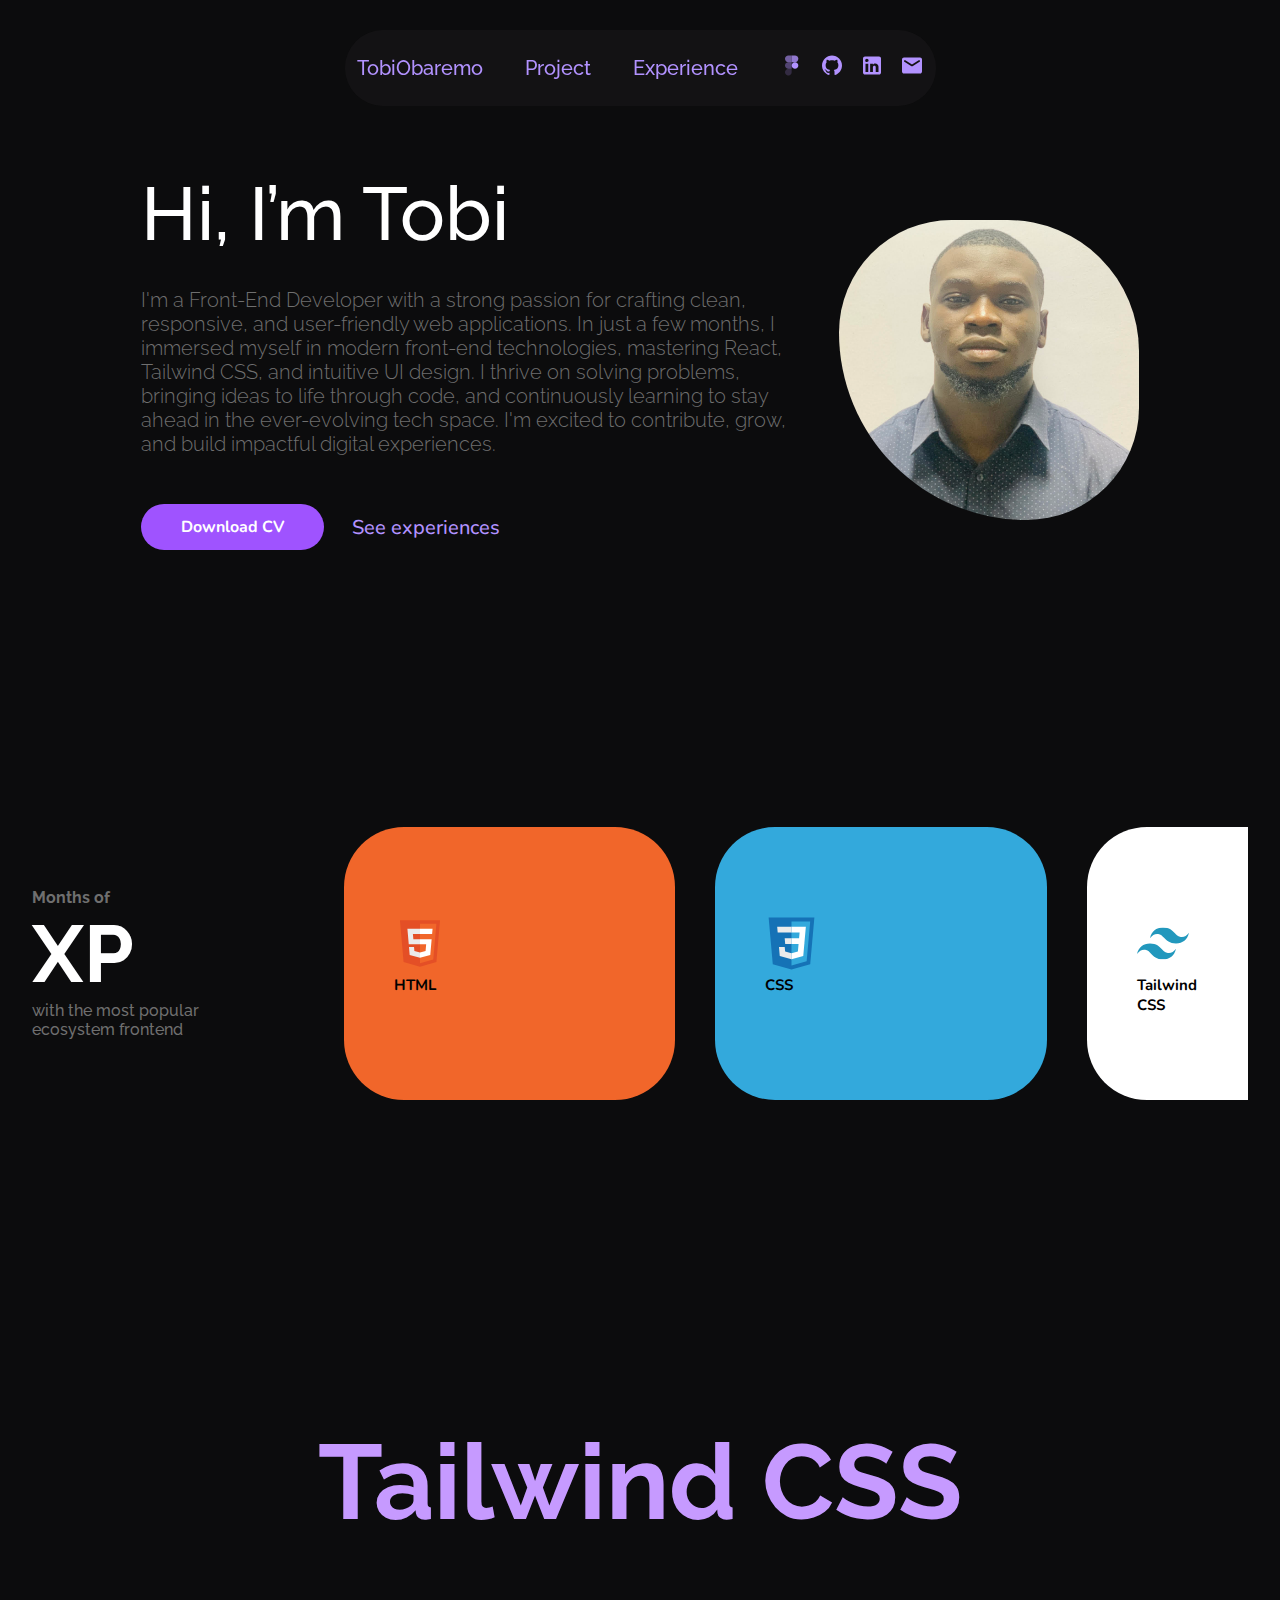
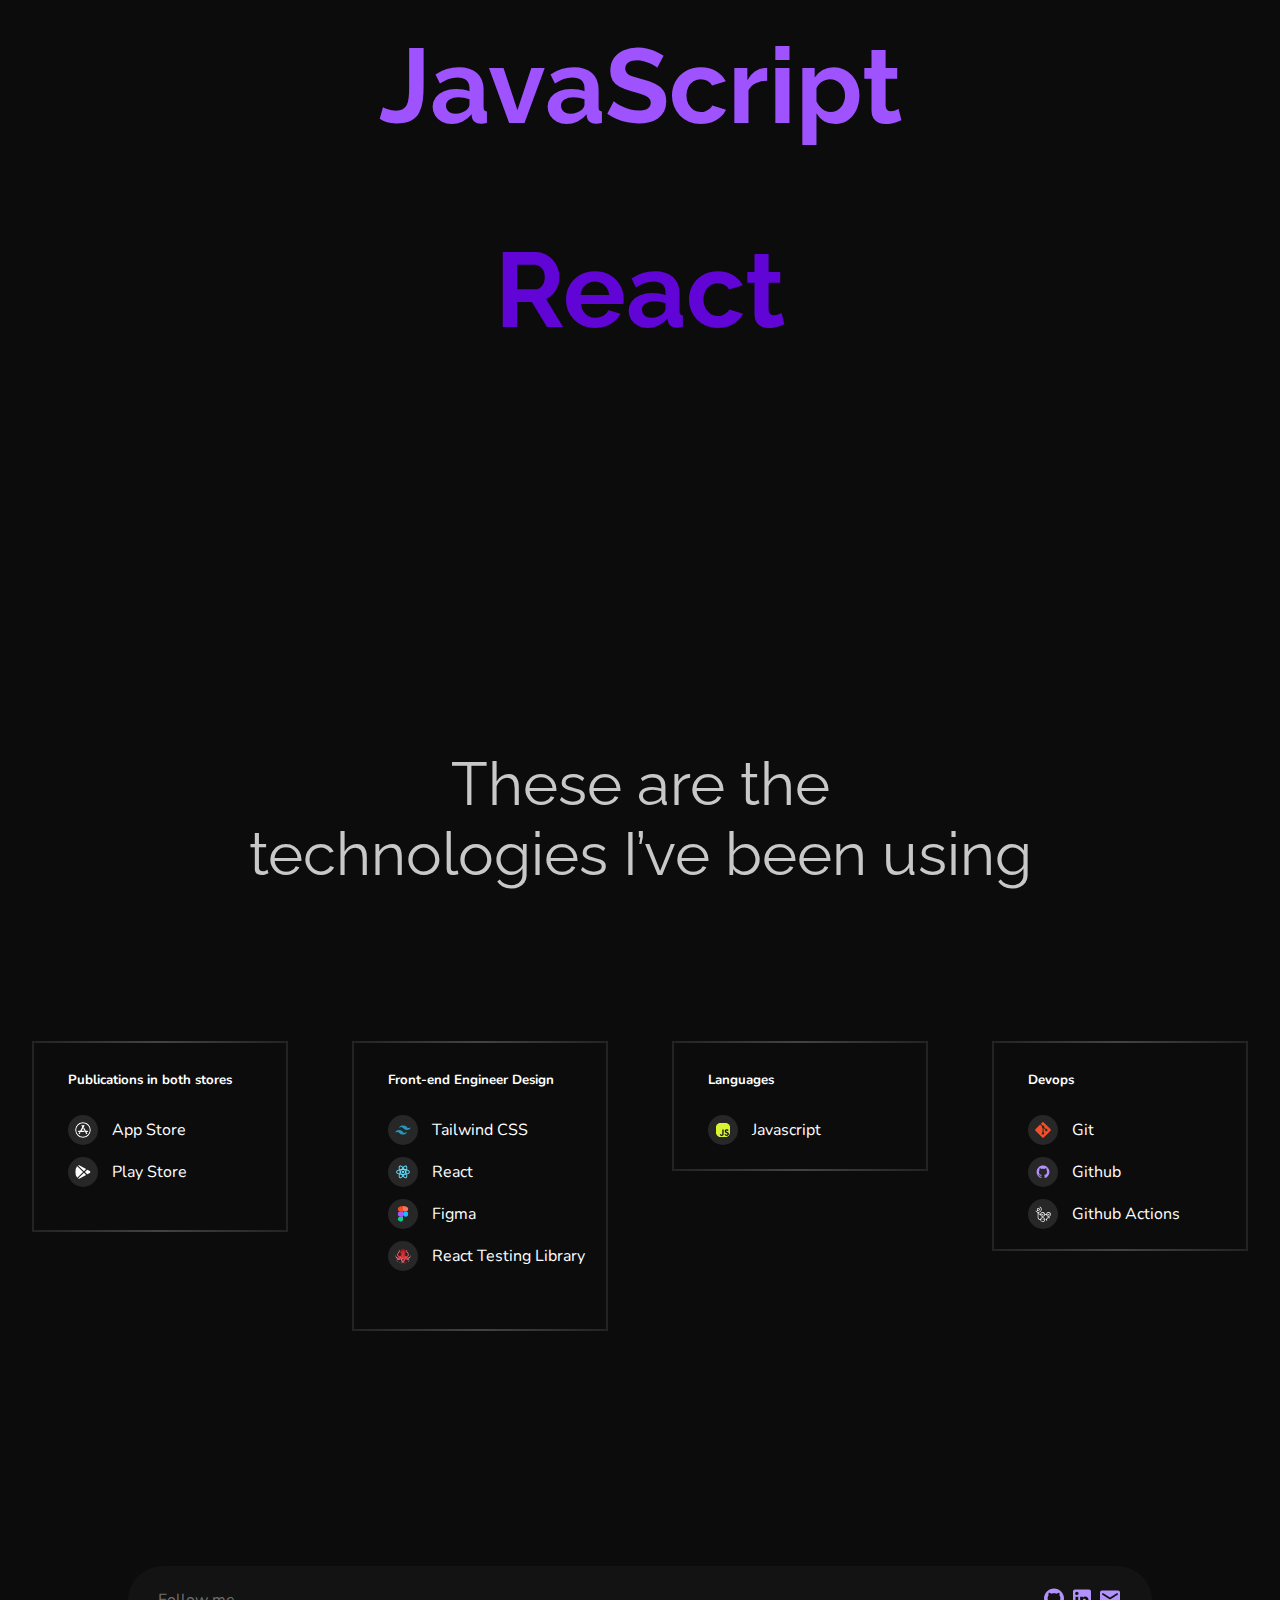
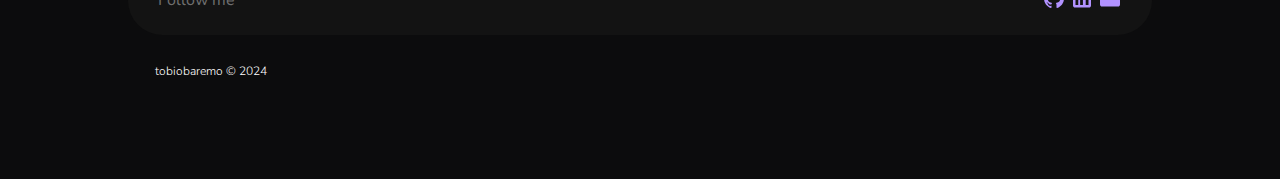
<file: index.html>
<!DOCTYPE html>
<html lang="en">
  <head>
    <meta charset="UTF-8" />
    <meta name="viewport" content="width=device-width, initial-scale=1.0" />
    <link
      rel="stylesheet"
      href="https://cdnjs.cloudflare.com/ajax/libs/font-awesome/4.7.0/css/font-awesome.min.css"
    />
    <link rel="stylesheet" href="./css/index.css" />
    <link rel="icon" href="./assets/Icons/favwhite.ico">
    <title>Portfolio Website</title>
  </head>
  <body>
    <!-- header -->
    <header>
      <div class="navbar-container">
        <div class="nav-link-icon">
          <div class="nav-link">
            <a class="nav-anchor" href="./index.html">TobiObaremo</a>
            <a class="nav-anchor" href="./views/project.html">Project</a>
            <a class="nav-anchor" href="./views/experience.html">Experience</a>
          </div>

          <div class="icons">
            <a href="https://www.behance.net/tobiobaremo" target="_blank">
              <img class="svgs" src="./assets/Icons/figma.svg" alt="figma" />
            </a>
            <a href="https://github.com/olaoluwa-007" target="_blank">
              <img class="svgs" src="./assets/Icons/github.svg" alt="github" />
            </a>
            <a href="https://www.linkedin.com/in/tobi-obaremo-383ba5278" target="_blank">
              <img class="svgs" src="./assets/Icons/linkedin.svg" alt="linkedin" />
            </a>
            <a href="mailto:obaremooluwatobiloba@gmail.com" target="_blank">
              <img class="svgs" src="./assets/Icons/mail.svg" alt="mail" />
            </a>
          </div>
      </div>
    </header>

    <!-- Hero Section -->
    <section>
      <div class="hero-container">
        <div class="text-image">
          <div class="my-name">
            <h1 class="name">Hi, I’m Tobi</h1>
            <p class="self-introduction">
              I'm a Front-End Developer with a strong passion for crafting clean, responsive, and user-friendly web applications. In just a few months, I immersed myself in modern front-end technologies, mastering React, Tailwind CSS, and intuitive UI design. I thrive on solving problems, bringing ideas to life through code, and continuously learning to stay ahead in the ever-evolving tech space. I'm excited to contribute, grow, and build impactful digital experiences.
            </p>
            <div class="button-link">
              <a href="./assets/File/Tobi Obaremo resume.pdf" download="Tobi_Obaremo_resume.pdf" class="download-btn">
                Download CV
              </a>
              <a class="see-experience-link" href="./views/experience.html"
                >See experiences</a
              >
            </div>
          </div>

          <div class="image">
            <img class="myimg" src="./assets/Images/tobi.jpg" alt="Tobi Obaremo" />
          </div>
        </div>
      </div>  
    </section>

    <!-- Section 2 -->
    <section class="tools-container">
      <div class="text-tools">
        <div class="years-experience">
          <h4 class="experience">
            Months of <br />
            <h2 class="xp">XP</h2>
            with the most popular ecosystem frontend
          </h4>
        </div>

        <div class="tools-icon">
          <aside>
            <div class="icon-box1">
              <img
                class="icon-tools1"
                src="./assets/Icons/html.svg"
                alt="HTML"
              />
              <h6 class="tool-text">HTML</h6>
            </div>

            <div class="icon-box2">
              <img
                class="icon-tools2"
                src="./assets/Icons/css3.svg"
                alt="CSS"
              />
              <h6 class="tool-text">CSS</h6>
            </div>

            <div class="icon-box3">
              <img class="icon-tools3" src="./assets/Icons/tailwindcss.svg" alt="Tailwind CSS"/>
              <h6 class="tool-text">Tailwind CSS</h6>
            </div>

            <div class="icon-box4">
              <img
                class="icon-tools4"
                src="./assets/Icons/javascript.svg"
                alt="javascript"
              />
              <h6 class="tool-text">JavaScript</h6>
            </div>
          </aside>
        </div>
      </div>
    </section>

    <!-- Section 3 -->
    <section>
      <!--the tjr stands for Tailwind-CSS, Javascript, React-->
      <div class="tjr-container">
        <div class="tjr">
          <h3 class="tc">Tailwind CSS</h3>
          <h3 class="js">JavaScript</h3>
          <h3 class="react">React</h3>
        </div>
      </div>
    </section>

    <!-- Section 4 -->
    <section>
      <div>
        <h4 class="tech-text">
          These are the
        </h4>
        <h4 class="tech-text">
          technologies I’ve been using
        </h4>
      </div>

      <div class="technology-container">
        <div class="box">
          <div class="publication">
            <h5>Publications in both stores</h5>
            <div class="pub-icon-text">
              <div class="icon-text-pair">
                <img
                  class="svg"
                  src="./assets/Icons/app-store.svg"
                  alt="App Store"
                />
                <span class="app-store">App Store</span>
              </div>

              <div class="icon-text-pair">
                <img
                  class="svg"
                  src="./assets/Icons/play_store.svg"
                  alt="Play Store"
                />
                <span class="play-store">Play Store</span>
              </div>
            </div>
          </div>
        </div>

        <!-- FED stands for Front-end Engineering Design -->
        <div class="box">
          <div class="fed">
            <h5>Front-end Engineer Design</h5>
            <div class="fed-icon-text">
              <div class="icon-text-pair">
                <img
                  class="svg"
                  src="./assets/Icons/tailwindcss.svg"
                  alt="Tailwind CSS"
                />
                <span class="tailwind-css">Tailwind CSS</span>
              </div>

              <div class="icon-text-pair">
                <img
                  class="svg"
                  src="./assets/Icons/react.svg"
                  alt="React"
                />
                <span class="react--">React</span>
              </div>

              <div class="icon-text-pair">
                <img
                  class="svg"
                  src="./assets/Icons/logos_figma.svg"
                  alt="Figma"
                />
                <span class="figma">Figma</span>
              </div>

              <div class="icon-text-pair">
                <img
                  class="svg"
                  src="./assets/Icons/testing-library.svg"
                  alt="React Testing Library"
                />
                <span class="react-testing-library">React Testing Library</span>
              </div>
            </div>
          </div>
        </div>

        <div class="box">
          <div class="language">
            <h5>Languages</h5>
            <div class="lang-icon-text">
              <div class="icon-text-pair">
                <img
                  class="svg"
                  src="./assets/Icons/javascript.svg"
                  alt="Javascript"
                />
                <span class="javascript">Javascript</span>
              </div>
            </div>
          </div>
        </div>

        <div class="box">
          <div class="devops">
            <h5>Devops</h5>
            <div class="dev-icon-text">
              <div class="icon-text-pair">
                <img
                  class="svg"
                  src="./assets/Icons/git.svg"
                  alt="Git"
                />
                <span class="git">Git</span>
              </div>

              <div class="icon-text-pair">
                <img
                  class="svg"
                  src="./assets/Icons/github.svg"
                  alt="Github"
                />
                <span>Github</span>
              </div>

              <div class="icon-text-pair">
                <img
                  class="svg"
                  src="./assets/Icons/github-actions.svg"
                  alt="Github Actions"
                />
                <span>Github Actions</span>
              </div>
            </div>
          </div>
        </div>
      </div>
    </section>

    <!-- footer -->
    <footer>
      <div class="footer-container">
        <div class="footer-text-svg">
          <div class="footer">
            <span class="footer-text">Follow me</span>
          </div>

          <div class="footer-svg">
            <a href="https://github.com/olaoluwa-007" target="_blank">
              <img src="./assets/Icons/github.svg" alt="github" />
            </a>
            <a href="https://www.linkedin.com/in/tobi-obaremo-383ba5278" target="_blank">
              <img src="./assets/Icons/linkedin.svg" alt="linkedin" />
            </a>
            <a href="mailto:obaremooluwatobiloba@gmail.com" target="_blank">
              <img src="./assets/Icons/mail.svg" alt="mail" />
            </a>
          </div>
        </div> 
      </div>
      <div class="copyright">tobiobaremo &copy; 2024 </div>
    </footer> 
  </body>
</html>
</file>
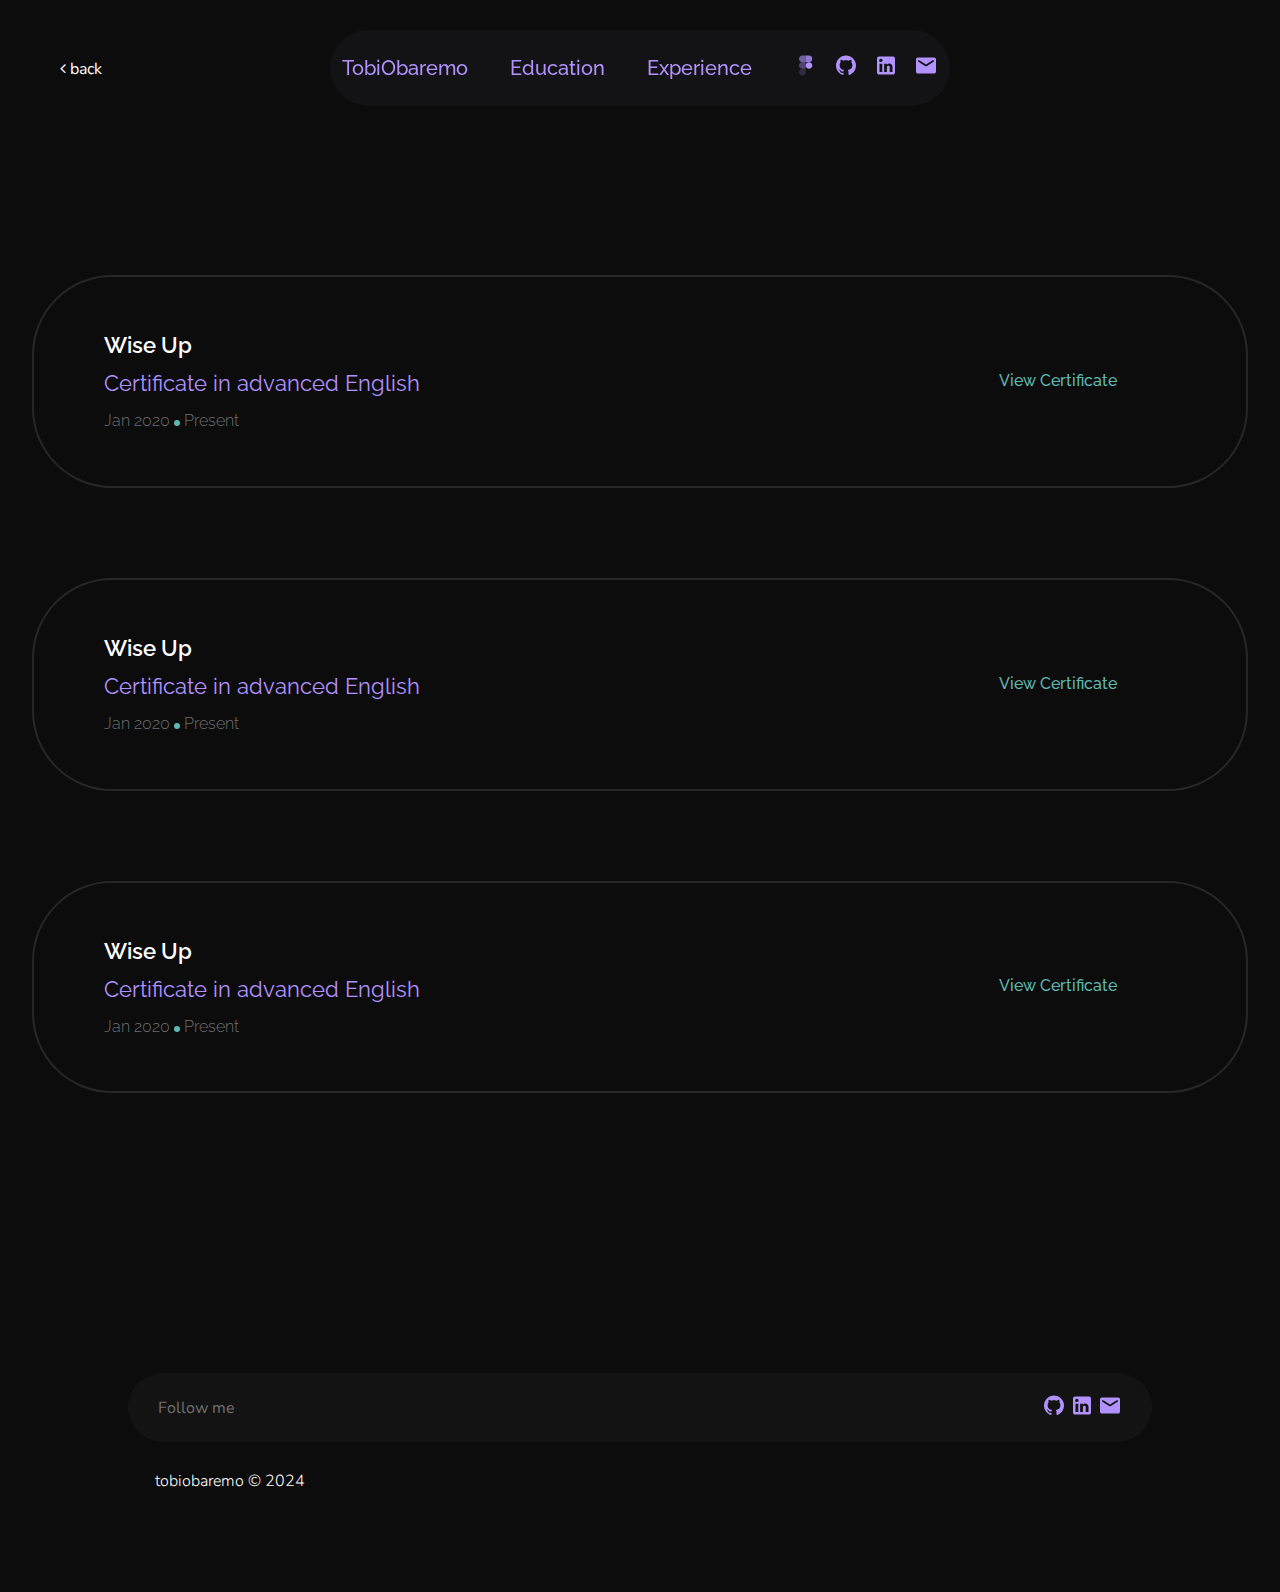
<file: views/education.html>
<!DOCTYPE html>
<html lang="en">
  <head>
    <meta charset="UTF-8" />
    <meta name="viewport" content="width=device-width, initial-scale=1.0" />
    <link
      rel="stylesheet"
      href="https://cdnjs.cloudflare.com/ajax/libs/font-awesome/4.7.0/css/font-awesome.min.css"
    />
    <link rel="stylesheet" href="../css/education.css" />
    <link rel="icon" href="../assets/Icons/favwhite.ico">
    <title>Education Page</title>
  </head>
  <body>
    <!-- header -->
    <header>
      <div class="back-icon">
        <i class="fa fa-angle-left" aria-hidden="true"></i>
        <a class="back-link" href="../index.html">back</a>
      </div>

      <div class="navbar-container">
        <div class="nav-link-icon">
          <div class="nav-link">
            <a class="nav-anchor" href="/index.html">TobiObaremo</a>
            <a class="nav-anchor" href="../views/education.html">Education</a>
            <a class="nav-anchor" href="../views/experience.html">Experience</a>
          </div>

          <div class="icons">
            <a href="https://www.behance.net/tobiobaremo" target="_blank">
              <img class="svgs" src="../assets/Icons/figma.svg" alt="figma" />
            </a>
            <a href="https://github.com/olaoluwa-007" target="_blank">
              <img class="svgs" src="../assets/Icons/github.svg" alt="github" />
            </a>
            <a href="https://www.linkedin.com/in/tobi-obaremo-383ba5278" target="_blank">
              <img class="svgs" src="../assets/Icons/linkedin.svg" alt="linkedin" />
            </a>
            <a href="mailto:obaremooluwatobiloba@gmail.com" target="_blank">
              <img class="svgs" src="../assets/Icons/mail.svg" alt="mail" />
            </a>
          </div>
        </div>
      </div>
    </header>

    <!-- Main Section  -->
    <section class="education-container">
        <div class="education-box">
          <div class="education-details">
            <div class="education-description">
              <h4 class="school">Wise Up</h4>
              <h5 class="certificate-name">Certificate in advanced English</h5>
              <h6 class="year">
                Jan 2020 <span class="ellipse"> </span> Present 
              </h6>
            </div>
  
            <div class="education-description">
              <h4 class="view-certificate">View Certificate</h4>
            </div>
          </div>
        </div>

        <div class="education-box">
          <div class="education-details">
            <div class="education-description">
              <h4 class="school">Wise Up</h4>
              <h5 class="certificate-name">Certificate in advanced English</h5>
              <h6 class="year">
                Jan 2020 <span class="ellipse"> </span> Present 
              </h6>
            </div>
  
            <div class="education-description">
              <h4 class="view-certificate">View Certificate</h4>
            </div>
          </div>
        </div>

        <div class="education-box">
          <div class="education-details">
            <div class="education-description">
              <h4 class="school">Wise Up</h4>
              <h5 class="certificate-name">Certificate in advanced English</h5>
              <h6 class="year">
                Jan 2020 <span class="ellipse"> </span> Present 
              </h6>
            </div>
  
            <div class="education-description">
              <h4 class="view-certificate">View Certificate</h4>
            </div>
          </div>
        </div>
    </section>
    
    <!-- Footer -->
    <footer>
        <div class="footer-container">
          <div class="footer-text-svg">
            <div class="footer">
              <span class="footer-text">Follow me</span>
            </div>
  
            <div class="footer-svg">
              <a href="https://github.com/olaoluwa-007" target="_blank">
                <img src="../assets/Icons/github.svg" alt="github" />
              </a>
              <a href="https://www.linkedin.com/in/tobi-obaremo-383ba5278" target="_blank">
                <img src="../assets/Icons/linkedin.svg" alt="linkedin" />
              </a>
              <a href="mailto:obaremooluwatobiloba@gmail.com" target="_blank">
                <img src="../assets/Icons/mail.svg" alt="mail" />
              </a>
            </div>
          </div> 
        </div>
      <div class="copyright">tobiobaremo &copy; 2024 </div>
    </footer> 
</body>
</html>
</file>
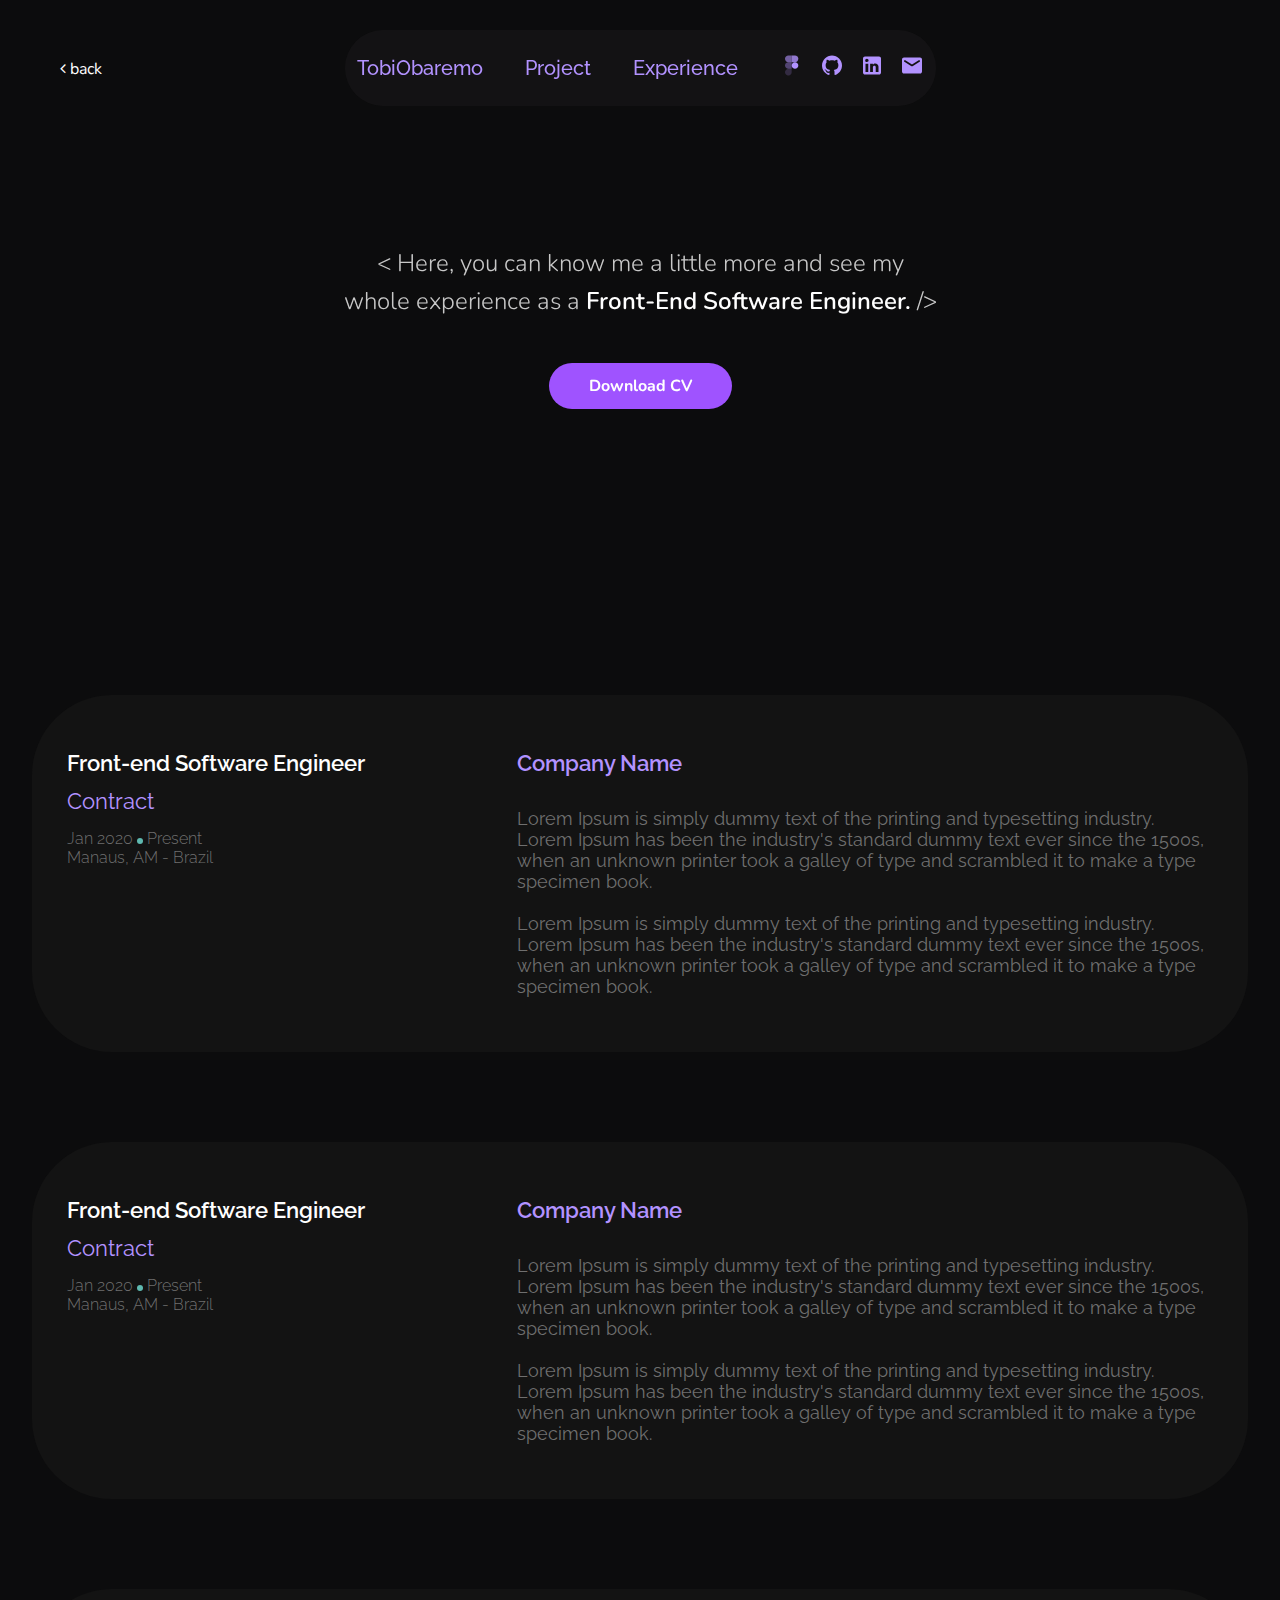
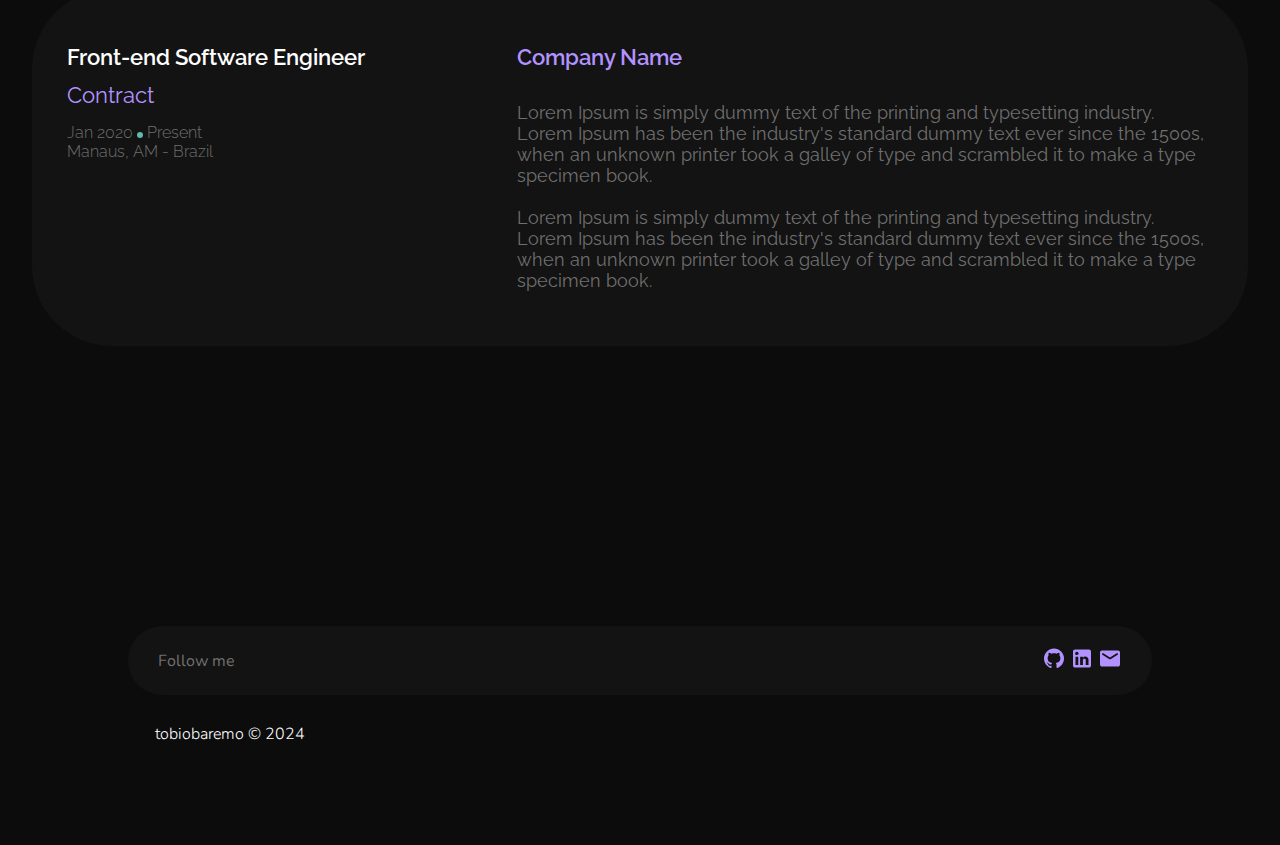
<file: views/experience.html>
<!DOCTYPE html>
<html lang="en">
  <head>
    <meta charset="UTF-8" />
    <meta name="viewport" content="width=device-width, initial-scale=1.0" />
    <link
      rel="stylesheet"
      href="https://cdnjs.cloudflare.com/ajax/libs/font-awesome/4.7.0/css/font-awesome.min.css"
    />
    <link rel="stylesheet" href="../css/experience.css" />
    <link rel="icon" href="../assets/Icons/favwhite.ico">
    <title>Experience Page</title>
  </head>
  <body>
    <!-- header -->
    <header>
      <div class="back-icon">
        <i class="fa fa-angle-left" aria-hidden="true"></i>
        <a class="back-link" href="../index.html">back</a>
      </div>

      <div class="navbar-container">
        <div class="nav-link-icon">
          <div class="nav-link">
            <a class="nav-anchor" href="/index.html">TobiObaremo</a>
            <a class="nav-anchor" href="../views/project.html">Project</a>
            <a class="nav-anchor" href="../views/experience.html">Experience</a>
          </div>

          <div class="icons">
            <a href="https://www.behance.net/tobiobaremo" target="_blank">
              <img class="svgs" src="../assets/Icons/figma.svg" alt="figma" />
            </a>
            <a href="https://github.com/olaoluwa-007" target="_blank">
              <img class="svgs" src="../assets/Icons/github.svg" alt="github" />
            </a>
            <a href="https://www.linkedin.com/in/tobi-obaremo-383ba5278" target="_blank">
              <img class="svgs" src="../assets/Icons/linkedin.svg" alt="linkedin" />
            </a>
            <a href="mailto:obaremooluwatobiloba@gmail.com" target="_blank">
              <img class="svgs" src="../assets/Icons/mail.svg" alt="mail" />
            </a>
          </div>
        </div>
      </div>
    </header>

    <!-- Hero Section -->
    <section class="intro-text-button-container">
      <div class="intro-text-button">
        <div class="whole-experience">
          < Here, you can know me a little more and see my<br>whole experience as a <b> Front-End Software Engineer.</b> /> 
        </div>
      </div>

      <div class="intro-text-button">
        <a href="./assets/File/Tobi Obaremo resume.pdf" download="Tobi_Obaremo_resume.pdf" class="download-btn">
          Download CV
        </a>
      </div>
    </section>

    <!-- Section 2-->
    <section class="experience-container">
      <div class="experience-box">
        <div class="job-details">
          <div class="job-description">
            <h4 class="fse">Front-end Software Engineer</h4>
            <h5 class="job-type">Contract</h5>
            <h6 class="year-location">
              Jan 2020 <span class="ellipse"> </span> Present <br />Manaus, AM -
              Brazil
            </h6>
          </div>

          <div class="job-description">
            <h4 class="company-name">Company Name</h4>
            <p class="roles">
              Lorem Ipsum is simply dummy text of the printing and typesetting
              industry. <br />Lorem Ipsum has been the industry's standard dummy
              text ever since the 1500s,<br />
              when an unknown printer took a galley of type and scrambled it to
              make a type specimen book. <br /><br />
              Lorem Ipsum is simply dummy text of the printing and typesetting
              industry. <br />
              Lorem Ipsum has been the industry's standard dummy text ever since
              the 1500s, <br />
              when an unknown printer took a galley of type and scrambled it to
              make a type specimen book.
            </p>
          </div>
        </div>
      </div>

      <div class="experience-box">
        <div class="job-details">
          <div class="job-description">
            <h4 class="fse">Front-end Software Engineer</h4>
            <h5 class="job-type">Contract</h5>
            <h6 class="year-location">
              Jan 2020 <span class="ellipse"> </span> Present <br />Manaus, AM -
              Brazil
            </h6>
          </div>

          <div class="job-description">
            <h4 class="company-name">Company Name</h4>
            <p class="roles">
              Lorem Ipsum is simply dummy text of the printing and typesetting
              industry. <br />Lorem Ipsum has been the industry's standard dummy
              text ever since the 1500s,<br />
              when an unknown printer took a galley of type and scrambled it to
              make a type specimen book. <br /><br />
              Lorem Ipsum is simply dummy text of the printing and typesetting
              industry. <br />
              Lorem Ipsum has been the industry's standard dummy text ever since
              the 1500s, <br />
              when an unknown printer took a galley of type and scrambled it to
              make a type specimen book.
            </p>
          </div>
        </div>
      </div>

      <div class="experience-box">
        <div class="job-details">
          <div class="job-description">
            <h4 class="fse">Front-end Software Engineer</h4>
            <h5 class="job-type">Contract</h5>
            <h6 class="year-location">
              Jan 2020 <span class="ellipse"> </span> Present <br />Manaus, AM -
              Brazil
            </h6>
          </div>

          <div class="job-description">
            <h4 class="company-name">Company Name</h4>
            <p class="roles">
              Lorem Ipsum is simply dummy text of the printing and typesetting
              industry. <br />Lorem Ipsum has been the industry's standard dummy
              text ever since the 1500s,<br />
              when an unknown printer took a galley of type and scrambled it to
              make a type specimen book. <br /><br />
              Lorem Ipsum is simply dummy text of the printing and typesetting
              industry. <br />
              Lorem Ipsum has been the industry's standard dummy text ever since
              the 1500s, <br />
              when an unknown printer took a galley of type and scrambled it to
              make a type specimen book.
            </p>
          </div>
        </div>
      </div>
    </section>

    <!-- Section 4 -->
    <footer>
      <div class="footer-container">
        <div class="footer-text-svg">
          <div class="footer">
            <span class="footer-text">Follow me</span>
          </div>

          <div class="footer-svg">
            <a href="https://github.com/olaoluwa-007" target="_blank">
              <img src="../assets/Icons/github.svg" alt="github" />
            </a>
            <a href="https://www.linkedin.com/in/tobi-obaremo-383ba5278" target="_blank">
              <img src="../assets/Icons/linkedin.svg" alt="linkedin" />
            </a>
            <a href="mailto:obaremooluwatobiloba@gmail.com" target="_blank">
              <img src="../assets/Icons/mail.svg" alt="mail" />
            </a>
          </div>
        </div> 
      </div>
    <div class="copyright">tobiobaremo &copy; 2024 </div>
  </footer> 
  </body>
</html>
</file>
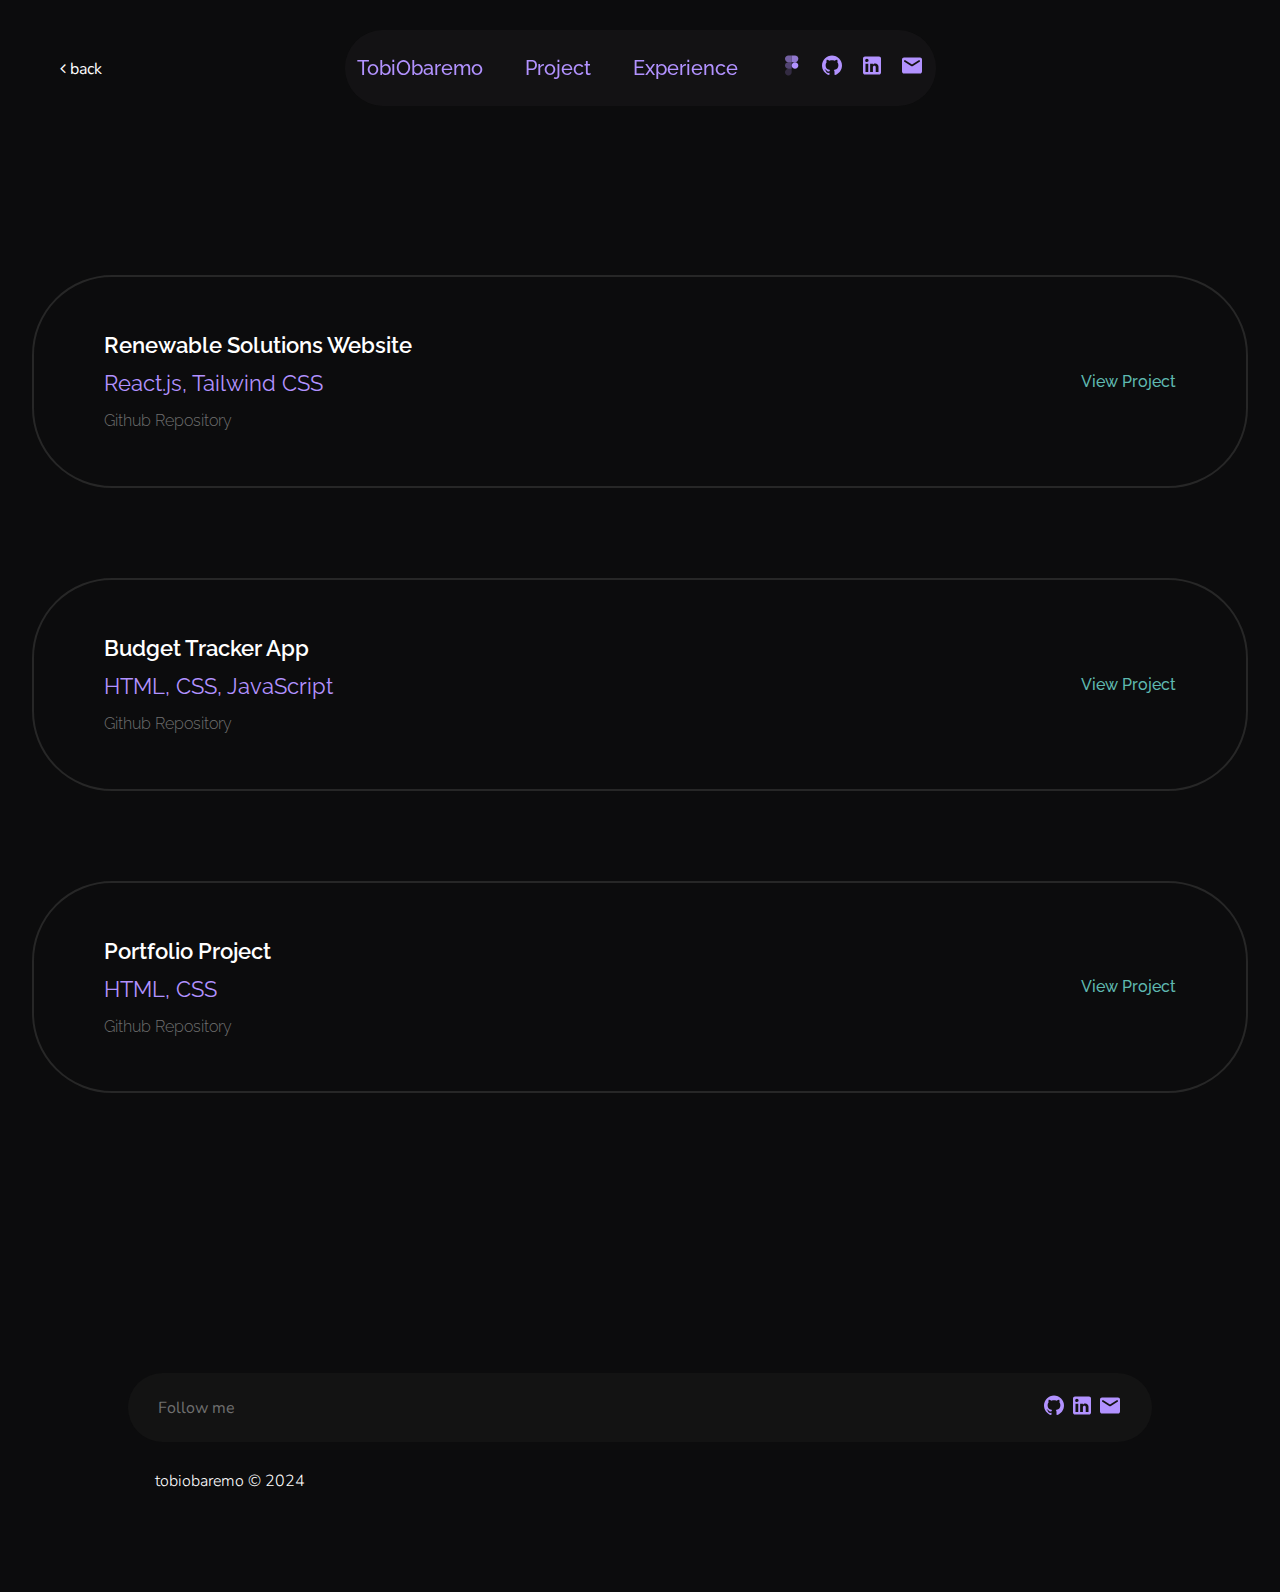
<file: views/project.html>
<!DOCTYPE html>
<html lang="en">
  <head>
    <meta charset="UTF-8" />
    <meta name="viewport" content="width=device-width, initial-scale=1.0" />
    <link
      rel="stylesheet"
      href="https://cdnjs.cloudflare.com/ajax/libs/font-awesome/4.7.0/css/font-awesome.min.css"
    />
    <link rel="stylesheet" href="../css/project.css" />
    <link rel="icon" href="../assets/Icons/favwhite.ico">
    <title>Project Page</title>
  </head>
  <body>
    <!-- header -->
    <header>
      <div class="back-icon">
        <i class="fa fa-angle-left" aria-hidden="true"></i>
        <a class="back-link" href="../index.html">back</a>
      </div>

      <div class="navbar-container">
        <div class="nav-link-icon">
          <div class="nav-link">
            <a class="nav-anchor" href="/index.html">TobiObaremo</a>
            <a class="nav-anchor" href="../views/project.html">Project</a>
            <a class="nav-anchor" href="../views/experience.html">Experience</a>
          </div>

          <div class="icons">
            <a href="https://www.behance.net/tobiobaremo" target="_blank">
              <img class="svgs" src="../assets/Icons/figma.svg" alt="figma" />
            </a>
            <a href="https://github.com/olaoluwa-007" target="_blank">
              <img class="svgs" src="../assets/Icons/github.svg" alt="github" />
            </a>
            <a href="https://www.linkedin.com/in/tobi-obaremo-383ba5278" target="_blank">
              <img class="svgs" src="../assets/Icons/linkedin.svg" alt="linkedin" />
            </a>
            <a href="mailto:obaremooluwatobiloba@gmail.com" target="_blank">
              <img class="svgs" src="../assets/Icons/mail.svg" alt="mail" />
            </a>
          </div>
        </div>
      </div>
    </header>

    <!-- Main Section  -->
    <section class="project-container">
        <div class="project-box">
          <div class="project">
            <div class="project-description">
              <h4 class="project-name">Renewable Solutions Website</h4>
              <h5 class="tools">React.js, Tailwind CSS</h5>
              <a href="https://github.com/olaoluwa-007/solarsolution" target="_blank" class="repository">
                Github Repository 
              </a>
            </div>
  
            <div class="project-link">
              <a href="https://renewablesolutions.vercel.app" target="_blank" class="view-project">View Project</a>
            </div>
          </div>
        </div>

        <div class="project-box">
          <div class="project">
            <div class="project-description">
              <h4 class="project-name">Budget Tracker App</h4>
              <h5 class="tools">HTML, CSS, JavaScript</h5>
              <a href="https://github.com/olaoluwa-007/budget_tracker" target="_blank" class="repository">
                Github Repository 
              </a>
            </div>
  
            <div class="project-link">
              <a href="https://olaoluwa-007.github.io/budget_tracker/" target="_blank" class="view-project">View Project</a>
            </div>
          </div>
        </div>

        <div class="project-box">
          <div class="project">
            <div class="project-description">
              <h4 class="project-name">Portfolio Project</h4>
              <h5 class="tools">HTML, CSS</h5>
              <a href="https://github.com/olaoluwa-007/portfolio" target="_blank" class="repository">
                Github Repository
              </a>
            </div>
  
            <div class="project-link">
              <a href="https://tobiobaremo-portfolio.vercel.app" target="_blank" class="view-project">View Project</a>
            </div>
          </div>
        </div>
    </section>
    
    <!-- Footer -->
    <footer>
        <div class="footer-container">
          <div class="footer-text-svg">
            <div class="footer">
              <span class="footer-text">Follow me</span>
            </div>
  
            <div class="footer-svg">
              <a href="https://github.com/olaoluwa-007" target="_blank">
                <img src="../assets/Icons/github.svg" alt="github" />
              </a>
              <a href="https://www.linkedin.com/in/tobi-obaremo-383ba5278" target="_blank">
                <img src="../assets/Icons/linkedin.svg" alt="linkedin" />
              </a>
              <a href="mailto:obaremooluwatobiloba@gmail.com" target="_blank">
                <img src="../assets/Icons/mail.svg" alt="mail" />
              </a>
            </div>
          </div> 
        </div>
      <div class="copyright">tobiobaremo &copy; 2024 </div>
    </footer> 
</body>
</html>
</file>
<file: css/index.css>
@import url('https://fonts.googleapis.com/css2?family=Raleway:ital,wght@0,100..900;1,100..900&family=Roboto:ital,wght@0,100;0,300;0,400;0,500;0,700;0,900;1,100;1,300;1,400;1,500;1,700;1,900&family=Sora:wght@100..800&display=swap');

@import url('https://fonts.googleapis.com/css2?family=Nunito:ital,wght@0,200..1000;1,200..1000&family=Raleway:ital,wght@0,100..900;1,100..900&family=Roboto:ital,wght@0,100;0,300;0,400;0,500;0,700;0,900;1,100;1,300;1,400;1,500;1,700;1,900&family=Sora:wght@100..800&display=swap');

*{
    box-sizing: border-box;
    padding: 0;
    margin: 0;
}

body{
    font-family: "raleway", sans-serif;
    background-color: #0C0C0D;
    font-style: normal;
    height: 100vh;
}

/* Header */

.navbar-container{
    width: 100%;
    display: flex;
    font-family: "raleway", sans-serif;
    justify-content: space-around;
    position: fixed;
    top: 0px;
    margin-top: 30px;
    gap: 42px;
}

.nav-link-icon{
    display: flex;
    align-items: center;
    gap: 42px;
    width: auto;
    background-color: rgba(33, 31, 35, 0.349);
    backdrop-filter: blur(30px);
    color: #B292FF;
    padding: 22.5px 12px 23.5px;
    border-radius: 50px;
    font-weight: 500;
    font-size: 20px;
}

.nav-link{
    display: flex;
    gap: 42px;    
}

.nav-anchor{
    text-decoration: none;
    color: #B292FF;
}

.nav-anchor:hover{
    color: white;
}

.nav-anchor:active{
    color: white;
}

a{
    text-decoration: none;
    list-style: none;
}
.icons{
    display: flex;
    gap: 16px;
}


/* Hero Section */
.hero-container{
    display: flex;
    width: 100%;
    align-items: center;
    justify-content: center;
    margin-top: 170px;
    font-family: "raleway", sans-serif;
}

.text-image{
    display: flex;
    justify-content: space-evenly;
    align-items: center;
    width: 85%;
}

.my-name{
    display: flex;
    flex-direction: column;
    width: 60%;
    height: 404px;
    color: #6F6F6F; 
    font-family: "raleway", sans-serif;
    font-size: 24px;
    font-weight: 300;
}

.self-introduction{
    font-size: 20px;
}
.name{
    font-weight: 500;
    font-size: 75px;
    color: #fff;
    padding-bottom: 30px;
    line-height: 88.05px;
}


.myimg{
    width: 300px;
    height: 300px;
    border-radius: 600px 700px 600px 1000px;
}

.button-link{
    display: flex;
    width: 100%;
    align-items: center;
    padding-top: 48px;
    gap: 28px;
    
}

.download-btn{
    width: auto;
    padding: 12px 40px;
    border-radius: 50px;
    border: none;
    font-family: "nunito", sans-serif;
    font-weight: 700;
    font-size: 16px;
    background-color: #9F53FF;
    color: #fff;
    transition: background-color 1.5s ease-in-out, color 0.6s ease-in-out;
}

.download-btn:hover{
    cursor: pointer;
    transform: translateY(-1px);
    color: #fff;
    background-color: #B292FF;
}

.see-experience-link{
    width: 197px;
    font-size: 20px;
    font-weight: 500;
    font-family: "nunito", sans-serif;
    text-decoration: none;
    color: #B292FF;
    transition: color 0.6s ease-in-out;
}

.see-experience-link:hover{
    transform: translateY(-1px);
    color: #fff;
}


/* section 2 */
.tools-container{
    width: 100%;
    display: flex;
    justify-content: center;
    margin-top: 253px;
    margin-bottom: 320px;
    gap: 40px;
}

.text-tools{
    width: 95%;
    display: flex;
    align-items: center;
}


.years-experience{
    color: #6F6F6F;
    font-size: 16px;
    font-weight: 500;
}

.xp{
    color: #fff;
    font-size: 80px;
    font-weight: 700;
}

.tools-icon{
    width: 95%;
    display: flex;
    justify-content: space-between;
    margin-left: 60px;
    gap: 40px;
    overflow-x: scroll;
    max-width: 100%;
}
::-webkit-scrollbar{
    overflow-x: hidden;
    display: none;
}

aside{
    display: flex;
    gap: 40px;
    justify-content: center;
    font-size: 20px;
    font-weight: 700;
}

.tool-text{
    font-family: "nunito", sans-serif;
    font-size: 15px;
    font-weight: 700;

}

.icon-box1{
    background-color: #F1662A;
    padding: 90px 229px 85px 50px;
    border-radius: 60px;
    
}

.icon-box2{
    background-color: #33A9DC;
    padding: 90px 229px 85px 50px;
    border-radius: 60px;
    
}

.icon-box3{
    background-color: white;
    padding: 90px 229px 85px 50px;
    border-radius: 60px;
}

.icon-box4{
    background-color: #C3C99E;
    padding: 90px 229px 85px 50px;
    border-radius: 60px;
}

.icon-tools1{
    width: 52.5px;
    height: 52.5px;
}
.icon-tools2{
    width: 52.5px;
    height: 52.5px;
}
.icon-tools3{
    width: 52.5px;
    height: 52.5px
}
.icon-tools4{
    width: 52.5px;
    height: 52.5px;
}

/* Section 3 */
/* the tjr stands for Tailwind-CSS, JavaScriot, React */
/* tc stands for tailwindcss */
/* js stands for javascript */


.tjr-container{
    display: flex;
    justify-content: center;
    width: 100%;
    margin-bottom: 317px;
}

.tjr{
    width: 80%;
    text-align: center;
    font-weight: 600;
    font-size: 90px;
}

.tc{
    padding-bottom: 80px;
    color: #C69AFF;
}

.js{
    padding-bottom: 80px;
    color: #9F53FF;
}

.react{
    padding-bottom: 80px;
    color: #6104D6;
}

/* Section 4 */
.tech-text{
    text-align: center;
    font-family: "Raleway",  sans-serif;
    font-size: 60px;
    font-weight: 400;
    color: #C8C8C8;
}

.technology-container{
    display: flex;
    width: 100%;
    justify-content: space-around;
    margin-top: 152px;
    color: #fff;
    font-family: "nunito", sans-serif;
    font-size: 16px;
    font-weight: 400;
}

.box{
    width: 20%;
    display: flex;
   
}

.publication{
    border: 2px solid transparent; 
    border-image: linear-gradient(to right, #232323, #434343, #232323);
    border-image-slice: 1;
    border-radius: 15px;
    width: 300px;
    height: 191px;
    padding-top: 28px; 
    padding-left: 34px;
}

.pub-icon-text{
   display: block;
   padding-top: 14px;
   padding-bottom: 14px;  
}

.icon-text-pair{
    font-size: 16px;
    font-family: "nunito", sans-serif;
    display: flex;
    align-items: center;
    gap: 14px;
    padding-top: 12px;
}

.fed{
    border: 2px solid transparent; 
    border-image: linear-gradient(to right, #232323, #434343, #232323); 
    border-image-slice: 1;
    border-radius: 15px;
    width: 300px;
    height: 290px;
    padding-top: 28px; 
    padding-left: 34px;

}

.fed-icon-text{
    display: block;
    padding-top: 14px;
    padding-bottom: 14px;
}

.language{
    border: 2px solid transparent; 
    border-image: linear-gradient(to right, #232323, #434343, #232323); 
    border-image-slice: 1;
    border-radius: 15px;
    width: 300px;
    height: 130px;
    padding-top: 28px; 
    padding-left: 34px;
}

.lang-icon-text{
    display: block;
    padding-top: 14px;
    padding-bottom: 14px;
}

.devops{
    border: 2px solid transparent; 
    border-image: linear-gradient(to right, #232323, #434343, #232323);
    border-image-slice: 1;
    border-radius: 15px;
    width: 300px;
    height: 210px;
    padding-top: 28px; 
    padding-left: 34px;
}

.dev-icon-text{
    display: block;
    padding-top: 14px;
    padding-bottom: 14px;
}

.svg{
    width: 30px;
    height: 30px;
    background: #272727;
    padding: 7px;
    border-radius: 30px;
}

/* footer */

.footer-container{
    width: 100%;
    margin-top: 235px;
    display:  flex;
    justify-content: center;
}

.footer-text-svg{
    width: 80%;
    display: flex;
    justify-content: space-between;
    background-color: #131313;
    padding: 20px 30px;
    border-radius: 50px;
    align-items: center;

}


.footer-text{
    color: #6f6f6f;
    font-family: "Nunito", sans-serif;
}

.copyright{
    font-size: 12px;
    font-weight: 300;
    font-family: "Nunito", sans-serif;
    color: #fff;
    padding-left: 155px;
    padding-top: 28px;
    padding-bottom: 100px;
}

/* Responsive design starts here */
@media (max-width: 1024px){
    /* Section 2 */
    .tools-icon{
        width: 85%;
    }


    /* footer */
    .footer-text-svg{
        padding: 10px 20px;
    }

    .copyright{
        font-size: 10px;
        padding-left: 130px;
    }
    
}

@media (max-width: 768px){
    /* Header */

    .nav-link-icon{
        width: auto;
    }

    .nav-link{
        gap: 40px;
        font-size: 18px ;   
    }

    .icons{
        display: none;
    }

    /* Hero Section */

    .text-image{
        flex-direction: column-reverse;
    }

    .myimg{
        width: 200px;
        height: 200px;
        border-radius: 600px 700px 600px 1000px;
    }

    .my-name{
        width: 80%;
        text-align: center;
        font-size: 20px;
    }

   
    .name{
        font-weight: 400;
        font-size: 50px;
        padding-bottom: 10px;
    }

    .button-link{
        flex-direction: column;
        justify-content: center;
        gap: 45px;
    }

    .download-cv{
        width: 284px;
        font-size: 16px;
    }

    .see-experience-link{
        width: 297px;
        font-size: 20px;
    }
    

    /* Section 2 */

    .tools-container{
        margin-top: 320px;
    }


    .years-experience{
        text-align: center;
        color: #6F6F6F;
        font-size: 20px;
        font-weight: 500;
    }


    .text-tools{
        flex-direction: column;
        gap: 40px;
        width: 80%;
    }

    .tools-icon{
        width: 90%;
        max-width: 100%;
    }

    .icon-box1{
        width: 320px;
        height: 230px;
        padding: 90px 229px 85px 50px;
    }
    
    .icon-box2{
        width: 320px;
        height: 230px;
        padding: 90px 229px 85px 50px;    
    }
    
    .icon-box3{
        width: 320px;
        height: 230px;
        padding: 90px 229px 85px 50px;
    }

    .icon-box4{
        width: 320px;
        height: 230px;
        padding: 90px 229px 85px 50px;
    }

    /* Section 3 */

    .tjr{
        width: 100%;
        text-align: center;
        font-weight: 600;
        font-size: 40px;
    }

    /* Section 4 */

    .tech-text{  
        font-size: 40px;
    }

    .technology-container{
        flex-direction: column;
        align-items: center;
        gap: 30px;
        text-align: center;
        font-size: 16px; 
    }

    
    .box{
        justify-content: center;
        width: 80%;
    }

    .publication{
        width: 100%;
        padding: 24px 10px 16px 10px;
    }

    .fed{
        width: 100%;
        padding: 24px 10px 16px 10px;
    }

    .language{
        width: 100%;
        padding: 24px 10px 16px 10px;
    }

    .devops{
        width: 100%;
        padding: 24px 10px 16px 10px;
    }

    .icon-text-pair{
        font-size: 15px;
    }

    /* footer */

    .footer-text-svg{
        padding: 5px 20px;
    }

    .copyright{
        padding-left: 98px;
    }
}

@media (max-width: 430px){

    .nav-link{
        gap: 30px;
        font-size: 16px ;   
    }

    .copyright{
        padding-left: 65px;
    }
}

@media (max-width: 425px){

   /* Header */
    .nav-link{
        gap: 20px;
        font-size: 15px;
    }


    .icon-box1{
        width: 320px;
        height: 200px;
        padding: 90px 229px 85px 50px;
    }
    
    .icon-box2{
        width: 320px;
        height: 200px;
        padding: 90px 229px 85px 50px;    
    }
    
    .icon-box3{
        width: 320px;
        height: 200px;
        padding: 90px 229px 85px 50px;
    }

    .icon-box4{
        width: 320px;
        height: 200px;
        padding: 90px 229px 85px 50px;
    }
   
}

@media (max-width: 400px){
    .copyright{
        padding-left: 63px;
    }
}

@media (max-width: 320px) {
    .nav-link{
        gap: 20px;
        font-size: 12px ;   
    }

    .name{
        font-size: 40px;
    }

    .my-name{
        font-size: 15px;
    }

    .download-cv{
        width: 200px;
        font-size: 16px;
    }

    .tech-text{
        font-size: 25px;
    }

    .copyright{
        padding-left: 55px;
    }
}
</file>
<file: css/education.css>
@import url('https://fonts.googleapis.com/css2?family=Raleway:ital,wght@0,100..900;1,100..900&family=Roboto:ital,wght@0,100;0,300;0,400;0,500;0,700;0,900;1,100;1,300;1,400;1,500;1,700;1,900&family=Sora:wght@100..800&display=swap');

@import url('https://fonts.googleapis.com/css2?family=Nunito:ital,wght@0,200..1000;1,200..1000&family=Raleway:ital,wght@0,100..900;1,100..900&family=Roboto:ital,wght@0,100;0,300;0,400;0,500;0,700;0,900;1,100;1,300;1,400;1,500;1,700;1,900&family=Sora:wght@100..800&display=swap');

*{
    box-sizing: border-box;
    padding: 0;
    margin: 0;
}

body{
    font-family: "raleway", sans-serif;
    background-color: #0C0C0D;
    font-style: normal;
    height: 100vh;
}

/* Header */
.back-icon{ 
    color: #fff;
    margin-top: 58px;
    margin-left: 60px;
    font-family: "nunito", sans-serif;
    font-size: 16px;
    font-weight: 400;
}
.back-link{
    color: #fff;
    text-decoration: none;
}


.navbar-container{
    width: 100%;
    display: flex;
    font-family: "raleway", sans-serif;
    justify-content: space-around;
    position: absolute;
    top: 0px;
    margin-top: 30px;
    gap: 42px;
}

.nav-link-icon{
    display: flex;
    align-items: center;
    gap: 42px;
    width: auto;
    background-color: rgba(33, 31, 35, 0.349);
    backdrop-filter: blur(30px);
    color: #B292FF;
    padding: 22.5px 12px 23.5px;
    border-radius: 50px;
    font-weight: 500;
    font-size: 20px;
}

.nav-link{
   
    display: flex;
    gap: 42px;  
}

.icons{
    
    display: flex;
    gap: 16px;
}

.nav-anchor{
    text-decoration: none;
    color: #B292FF;
}

.nav-anchor:hover{
    color: white;
}

.nav-anchor:active{
    color: white;
}

a{
    text-decoration: none;
    list-style: none;
}



/* Main Page */
.education-container{
    display: flex;
    width: 100%;
    justify-content: center;
    align-items: center;
    flex-direction: column;
    margin-top: 150px;
}

.education-box{
    display: flex;
    justify-content: center;
    width: 95%;
    border: 2px solid #272727;
    border-radius: 80px;
    padding: 10px;
    margin-top: 45px; 
    margin-bottom: 45px;
}

.education-details{
    width: 90%;
    gap: 550px;
    display: flex;
    align-items: center;
    margin-top: 45px;
    margin-bottom: 45px;    
}

.education-description{
    display: flex;
    flex-direction: column;
    width: auto;
    height: auto;
    color: white;
    font-family: "raleway", sans-serif;
}

.school{
    width: 345px;
    font-size: 22px;
    font-weight: 600;
    color: #fff;
    padding-bottom: 12px;
}

.certificate-name{
    font-size: 22px;
    font-weight: 400;
    color: #B292FF;
    padding-bottom: 16px;
}

.year{
    font-size: 16px;
    font-weight: 300;
    color: #6f6f6f;
    line-height: 18.78px;
}

.ellipse{
    display: inline-block;
    width: 6px;
    height: 6px;
    background-color:  #5FB9B0;
    border-radius: 100px;
    justify-content: center;
}

.view-certificate{
    margin-top: 30px;
    align-items: center;
    font-size: 16px;
    font-weight: 500;
    font-family: "raleway", sans-serif;
    color: #5FB9B0;
    padding-bottom: 32px;
}

/* footer */

.footer-container{
    width: 100%;
    margin-top: 235px;
    display:  flex;
    justify-content: center;
}

.footer-text-svg{
    width: 80%;
    display: flex;
    justify-content: space-between;
    background-color: #131313;
    padding: 20px 30px;
    border-radius: 50px;
    align-items: center;

}


.footer-text{
    color: #6f6f6f;
    font-family: "Nunito", sans-serif;
}


.copyright{
    font-size: 16px;
    font-weight: 300;
    font-family: "Nunito", sans-serif;
    color: #fff;
    padding-left: 155px;
    padding-top: 28px;
    padding-bottom: 100px;
}

/* Responsive design starts here */
@media (max-width: 1024px){
   
    /* Header */
    .back-icon{   
        margin-top: 58px;
    }

    /* Main Section */
    .education-box{
        width: 85%;
    }

    .education-details{
        width: 80%;
        gap: 200px;    
    }
   

    /* Footer */
    .copyright{
        font-size: 10px;
        padding-left: 130px;
    }
}


@media (max-width: 768px) {

    .nav-link-icon{
        width: auto;
    }

    .nav-link{
        gap: 40px;
        font-size: 18px ;   
    }

    .back-icon{ 
        margin-top: 53px;
    } 

    .icons{
        display: none;
    }
    
    /* Main Section*/

    .education-box{
        width: 80%;
        height: 250px;
        border-radius: 60px;
    }
    
    .education-details{
        text-align: center;
        position: absolute;
        flex-direction: column;
        gap: 20px;
    }

    .school{
        width: 300px;
        font-size: 18px;
    }
    
    .certificate-name{
        font-size: 18px;
    }
    
    .year{
        font-size: 14px;
        line-height: 15px;
    }
    
    .view-certificate{
        font-size: 14px;
    }

    /* footer */

    .footer-text-svg{
        padding: 5px 20px;
    }

    .copyright{
        padding-left: 98px;
    }
}

@media (max-width: 430px){

    /* Header */
    .back-link{
        display: none;
    }
    .fa-angle-left{
        display: none;
    }

    .nav-link{
        gap: 30px;
        font-size: 16px ;   
    }

    /* Footer */
    .copyright{
        padding-left: 65px;
    }
}


@media (max-width: 425px) {
   
    /* Header */
    
    .nav-link{  
        gap: 20px;
        font-size: 15px;   
    }
}

@media (max-width: 400px){
    /* Footer */
    .copyright{
        padding-left: 63px;
    }
}

@media (max-width: 375px) {

    /* Main Section */
    .school{
        width: 300px;
        font-size: 16px;
    }
    
    .certificate-name{
        font-size: 16px;
    }
    
    .year{
        font-size: 14px;
        line-height: 15px;
    }

    /* Footer */
    .copyright{
        padding-left: 53px;
    }
}

@media (max-width: 320px) {

    /* Header */
    .nav-link{
        gap: 20px;
        font-size: 12px;   
    }

    /* Main Section */
    .education-box{
       
        height: 200px;
        border-radius: 40px;
    }

    .education-details{
        gap: 10px;
    }

    .copyright{
        padding-left: 55px;
    }
}
</file>
<file: css/experience.css>
@import url('https://fonts.googleapis.com/css2?family=Raleway:ital,wght@0,100..900;1,100..900&family=Roboto:ital,wght@0,100;0,300;0,400;0,500;0,700;0,900;1,100;1,300;1,400;1,500;1,700;1,900&family=Sora:wght@100..800&display=swap');

@import url('https://fonts.googleapis.com/css2?family=Nunito:ital,wght@0,200..1000;1,200..1000&family=Raleway:ital,wght@0,100..900;1,100..900&family=Roboto:ital,wght@0,100;0,300;0,400;0,500;0,700;0,900;1,100;1,300;1,400;1,500;1,700;1,900&family=Sora:wght@100..800&display=swap');

*{
    box-sizing: border-box;
    padding: 0;
    margin: 0;
}

body{
    font-family: "raleway", sans-serif;
    background-color: #0C0C0D;
    font-style: normal;
    height: 100vh;
}

/* Header */
.back-icon{ 
    color: #fff;
    margin-top: 58px;
    margin-left: 60px;
    font-family: "nunito", sans-serif;
    font-size: 16px;
    font-weight: 400;
}
.back-link{
    color: #fff;
    text-decoration: none;
}



.navbar-container{
    width: 100%;
    display: flex;
    font-family: "raleway", sans-serif;
    justify-content: space-around;
    position: fixed;
    top: 0px;
    margin-top: 30px;
    gap: 42px;
}

.nav-link-icon{
    display: flex;
    align-items: center;
    gap: 42px;
    width: auto;
    background-color: rgba(33, 31, 35, 0.349);
    backdrop-filter: blur(30px);
    color: #B292FF;
    padding: 22.5px 12px 23.5px;
    border-radius: 50px;
    font-weight: 500;
    font-size: 20px;
}

.nav-link{
    display: flex;
    gap: 42px;
    
}

.nav-anchor{
    text-decoration: none;
    color: #B292FF;
}

.nav-anchor:hover{
    color: white;
}

.nav-anchor:active{
    color: white;
}
.icons{
    display: flex;
    gap: 16px;
}

a{
    text-decoration: none;
    list-style: none;
}

/* Hero section */

.intro-text-button-container{
    display: flex;
    justify-content: center;
    width: 100%;
    flex-direction: column;
    position: absolute;
    top: 244px;
    align-items: center;
    text-align: center;
}

.intro-text-button{
    display: flex;
    width: auto;
}

.whole-experience{
    margin-bottom: 43px;
    color: #C8C8C8;
    line-height: 38px;
    font-family: "nunito", sans-serif;
    font-size: 24px;
    font-weight: 300;
}

b{
    font-weight: 600;
    color: #fff; 
}

.download-btn{
    width: auto;
    padding: 12px 40px;
    border-radius: 50px;
    border: none;
    font-family: "nunito", sans-serif;
    font-weight: 700;
    font-size: 16px;
    background-color: #9F53FF;
    color: #fff;
    transition: background-color 1.5s ease-in-out, color 0.6s ease-in-out;
}

.download-btn:hover{
    cursor: pointer;
    transform: translateY(-1px);
    color: #fff;
    background-color: #B292FF;
}

/* Section 2 */
.experience-container{
    display: flex;
    width: 100%;
    justify-content: center;
    align-items: center;
    flex-direction: column;
    margin-top: 570px;
    
}

.experience-box{
    display: flex;
    justify-content: center;
    width: 95%;
    background-color: #131313;
    border-radius: 80px;
    padding: 10px;
    margin-top: 45px; 
    margin-bottom: 45px;
}

.job-details{
    width: auto;
    gap: 80px;
    display: flex;
    margin-top: 45px;
    margin-bottom: 45px;    
}

.job-description{
    display: flex;
    flex-direction: column;
    width: auto;
    padding-left: 25px;
    color: white;
    font-family: "raleway", sans-serif;
}

.fse{
    width: 345px;
    font-size: 22px;
    font-weight: 600;
    color: #fff;
    padding-bottom: 12px;
}
.job-type{
    font-size: 22px;
    font-weight: 400;
    color: #B292FF;
    padding-bottom: 16px;
}

.year-location{
    font-size: 16px;
    font-weight: 300;
    color: #6f6f6f;
    line-height: 18.78px;
}
.ellipse{
    display: inline-block;
    width: 6px;
    height: 6px;
    background-color:  #5FB9B0;
    border-radius: 100px;
    justify-content: center;
}

.company-name{
    font-size: 22px;
    font-weight: 600;
    color: #B292FF;
    padding-bottom: 32px;
}

.roles{
    font-size: 18px;
    font-weight: 400;
    color:#6F6F6F; 
}

/* footer */

.footer-container{
    width: 100%;
    margin-top: 235px;
    display:  flex;
    justify-content: center;
}

.footer-text-svg{
    width: 80%;
    display: flex;
    justify-content: space-between;
    background-color: #131313;
    padding: 20px 30px;
    border-radius: 50px;
    align-items: center;

}

.footer-text{
    color: #6f6f6f;
    font-family: "Nunito", sans-serif;
}

.copyright{
    font-size: 16px;
    font-weight: 300;
    font-family: "Nunito", sans-serif;
    color: #fff;
    padding-left: 155px;
    padding-top: 28px;
    padding-bottom: 100px;
}

/* Responsive design starts here */

@media (max-width: 1024px){
    /* Header */
    .back-icon{   
        margin-top: 58px;
    }

    /* Main Section */
    .experience-box{
        width: 95%;
        border-radius: 60px;
    }

    .job-details{
        gap: 5px;    
    }

    .fse{
        width: 290px;
        font-size: 20px;
    }
    .job-type{
        font-size: 20px;
    }
    
    .year-location{
        font-size: 14px;
        line-height: 16px;
    }
    
    .company-name{
        font-size: 20px;
    }
    
    .roles{
        font-size: 16px; 
    }
    

    /* Footer */
    .copyright{
        font-size: 10px;
        padding-left: 130px;
    }
}

@media (max-width: 768px) {

    /* Header */
    .nav-link-icon{
        width: auto;
    }

    .nav-link{
        gap: 40px;
        font-size: 18px ;   
    }

    .back-icon{ 
        margin-top: 53px;
    } 

    .icons{
        display: none;
    }

    /* Section 2 */

    .experience-box{
        width: 90%;
        border-radius: 40px;
    }

    .job-details{
        gap: 40px;
        flex-direction: column;   
    }

    .fse{
        padding-bottom: 10px;
    }
    
    .job-type{
        padding-bottom: 5px;
    }

    .company-name{
        padding-bottom: 12px;
    }

    /* Footer */

    .footer-text-svg{
        padding: 5px 20px;
    }

    .copyright{
        padding-left: 98px;
    }
}


@media (max-width: 430px){

    /* Header */
    .back-link{
        display: none;
    }
    .fa-angle-left{
        display: none;
    }

    .nav-link{
        gap: 30px;
        font-size: 16px ;   
    }

    /* Hero Section */
    .whole-experience{
        line-height: 20px;
        font-size: 16px;
        font-weight: 300;
    }

    .download-cv-experience{
        font-size: 14px;
    }

    /* Section 2 */
    .experience-box{
        width: 85%;
        border-radius: 30px;
    }

    .fse{
        width: 290px;
        font-size: 18px;
    }
    .job-type{
        font-size: 18px;
    }
    
    .year-location{
        font-size: 12px;
        line-height: 12px;
    }
    
    .company-name{
        font-size: 18px;
    }
    
    .roles{
        font-size: 14px; 
    }

    /* Footer */
    .copyright{
        padding-left: 65px;
    }
}


@media (max-width: 425px){
    /* Header */
    .nav-link{  
        gap: 20px;
        font-size: 15px;   
    }

    /* Hero Section */
    .download-cv-experience{
        font-size: 12px;
    }
}

@media (max-width: 400px){
    /* Footer */
    .copyright{
        padding-left: 63px;
    }
}

@media (max-width: 375px) {
    /* Hero Section */
    .download-cv-experience{
        font-size: 12px;
    }
}
 
@media (max-width: 350){
     /* Hero Section */
     .whole-experience{
        font-size: 13px;
    }

    .download-cv-experience{
        font-size: 11px;
    }

    /*Section 2*/

    .experience-box{
        width: 80%;
    }

    .job-description{
        padding-left: 90px;
    }
    .fse{
        width: 290px;
        font-size: 15px;
    }
    .job-type{
        font-size: 15px;
    }
    
    .year-location{
        font-size: 11px;
        line-height: 12px;
    }
    
    .company-name{
        font-size: 15px;
    }
    
    .roles{
        width: 200px;
        font-size: 13px; 
    }
}

@media (max-width: 320px) {

    /* Header */
    .nav-link{
        gap: 20px;
        font-size: 12px;   
    }

    /* Hero Section */

    .job-description{
        padding-left: 35px;
    }
    .fse{
        width: 290px;
        font-size: 14px;
    }
    .job-type{
        font-size: 14px;
    }
    
    .year-location{
        font-size: 10px;
        line-height: 12px;
    }
    
    .company-name{
        font-size: 14px;
    }
    
    .roles{
        width: 200px;
        font-size: 12px; 
    }

    .copyright{
        padding-left: 55px;
    }
}
</file>
<file: css/project.css>
@import url('https://fonts.googleapis.com/css2?family=Raleway:ital,wght@0,100..900;1,100..900&family=Roboto:ital,wght@0,100;0,300;0,400;0,500;0,700;0,900;1,100;1,300;1,400;1,500;1,700;1,900&family=Sora:wght@100..800&display=swap');

@import url('https://fonts.googleapis.com/css2?family=Nunito:ital,wght@0,200..1000;1,200..1000&family=Raleway:ital,wght@0,100..900;1,100..900&family=Roboto:ital,wght@0,100;0,300;0,400;0,500;0,700;0,900;1,100;1,300;1,400;1,500;1,700;1,900&family=Sora:wght@100..800&display=swap');

*{
    box-sizing: border-box;
    padding: 0;
    margin: 0;
}

body{
    font-family: "raleway", sans-serif;
    background-color: #0C0C0D;
    font-style: normal;
    height: 100vh;
}

/* Header */
.back-icon{ 
    color: #fff;
    margin-top: 58px;
    margin-left: 60px;
    font-family: "nunito", sans-serif;
    font-size: 16px;
    font-weight: 400;
}
.back-link{
    color: #fff;
    text-decoration: none;
}


.navbar-container{
    width: 100%;
    display: flex;
    font-family: "raleway", sans-serif;
    justify-content: space-around;
    position: fixed;
    top: 0px;
    margin-top: 30px;
    gap: 42px;
}

.nav-link-icon{
    display: flex;
    align-items: center;
    gap: 42px;
    width: auto;
    background-color: rgba(33, 31, 35, 0.349);
    backdrop-filter: blur(30px);
    color: #B292FF;
    padding: 22.5px 12px 23.5px;
    border-radius: 50px;
    font-weight: 500;
    font-size: 20px;
}

.nav-link{
   
    display: flex;
    gap: 42px;  
}

.icons{
    
    display: flex;
    gap: 16px;
}

.nav-anchor{
    text-decoration: none;
    color: #B292FF;
}

.nav-anchor:hover{
    color: white;
}

.nav-anchor:active{
    color: white;
}

a{
    text-decoration: none;
    list-style: none;
}



/* Main Page */
.project-container{
    display: flex;
    width: 100%;
    justify-content: center;
    align-items: center;
    flex-direction: column;
    margin-top: 150px;
}

.project-box{
    display: flex;
    justify-content: center;
    width: 95%;
    border: 2px solid #272727;
    border-radius: 80px;
    padding: 10px;
    margin-top: 45px; 
    margin-bottom: 45px;
}

.project{
    width: 90%;
    display: flex;
    justify-content: space-between;
    align-items: center;
    margin-top: 45px;
    margin-bottom: 45px;    
}

.project-description{
    display: flex;
    flex-direction: column;
    width: auto;
    height: auto;
    color: white;
    font-family: "raleway", sans-serif;
}

.project-name{
    width: 345px;
    font-size: 22px;
    font-weight: 600;
    color: #fff;
    padding-bottom: 12px;
}

.tools{
    font-size: 22px;
    font-weight: 400;
    color: #B292FF;
    padding-bottom: 16px;
}

.repository{
    font-size: 16px;
    font-weight: 300;
    color: #6f6f6f;
    line-height: 18.78px;
}



.view-project{
    
    align-items: center;
    font-size: 16px;
    font-weight: 500;
    font-family: "raleway", sans-serif;
    color: #5FB9B0;
   
}

/* footer */

.footer-container{
    width: 100%;
    margin-top: 235px;
    display:  flex;
    justify-content: center;
}

.footer-text-svg{
    width: 80%;
    display: flex;
    justify-content: space-between;
    background-color: #131313;
    padding: 20px 30px;
    border-radius: 50px;
    align-items: center;

}


.footer-text{
    color: #6f6f6f;
    font-family: "Nunito", sans-serif;
}


.copyright{
    font-size: 16px;
    font-weight: 300;
    font-family: "Nunito", sans-serif;
    color: #fff;
    padding-left: 155px;
    padding-top: 28px;
    padding-bottom: 100px;
}

/* Responsive design starts here */
@media (max-width: 1024px){
   
    /* Header */
    .back-icon{   
        margin-top: 58px;
    }

    /* Main Section */
    .project-box{
        width: 85%;
    }

    .project{
        width: 80%;
        gap: 200px;    
    }
   

    /* Footer */
    .copyright{
        font-size: 10px;
        padding-left: 130px;
    }
}


@media (max-width: 768px) {

    .nav-link-icon{
        width: auto;
    }

    .nav-link{
        gap: 40px;
        font-size: 18px ;   
    }

    .back-icon{ 
        margin-top: 53px;
    } 

    .icons{
        display: none;
    }
    
    /* Main Section*/

    .project-box{
        width: 80%;
        height: 250px;
        border-radius: 60px;
    }
    
    .project{
        text-align: center;
        position: absolute;
        flex-direction: column;
        gap: 20px;
    }

    .project-name{
        width: 300px;
        font-size: 18px;
    }
    
    .tools{
        font-size: 18px;
    }
    
    .repository{
        font-size: 14px;
        line-height: 15px;
    }
    
    .view-project{
        font-size: 14px;
    }

    /* footer */

    .footer-text-svg{
        padding: 5px 20px;
    }

    .copyright{
        padding-left: 98px;
    }
}

@media (max-width: 430px){

    /* Header */
    .back-link{
        display: none;
    }
    .fa-angle-left{
        display: none;
    }

    .nav-link{
        gap: 30px;
        font-size: 16px ;   
    }

    /* Footer */
    .copyright{
        padding-left: 65px;
    }
}


@media (max-width: 425px) {
   
    /* Header */
    
    .nav-link{  
        gap: 20px;
        font-size: 15px;   
    }
}

@media (max-width: 400px){
    /* Footer */
    .copyright{
        padding-left: 63px;
    }
}

@media (max-width: 375px) {

    /* Main Section */
    .project-name{
        width: 300px;
        font-size: 16px;
    }
    
    .tools{
        font-size: 16px;
    }
    
    .repository{
        font-size: 14px;
        line-height: 15px;
    }

    /* Footer */
    .copyright{
        padding-left: 53px;
    }
}

@media (max-width: 320px) {

    /* Header */
    .nav-link{
        gap: 20px;
        font-size: 12px;   
    }

    /* Main Section */
    .project-box{
       
        height: 200px;
        border-radius: 40px;
    }

    .project{
        gap: 10px;
    }

    .copyright{
        padding-left: 55px;
    }
}
</file>
